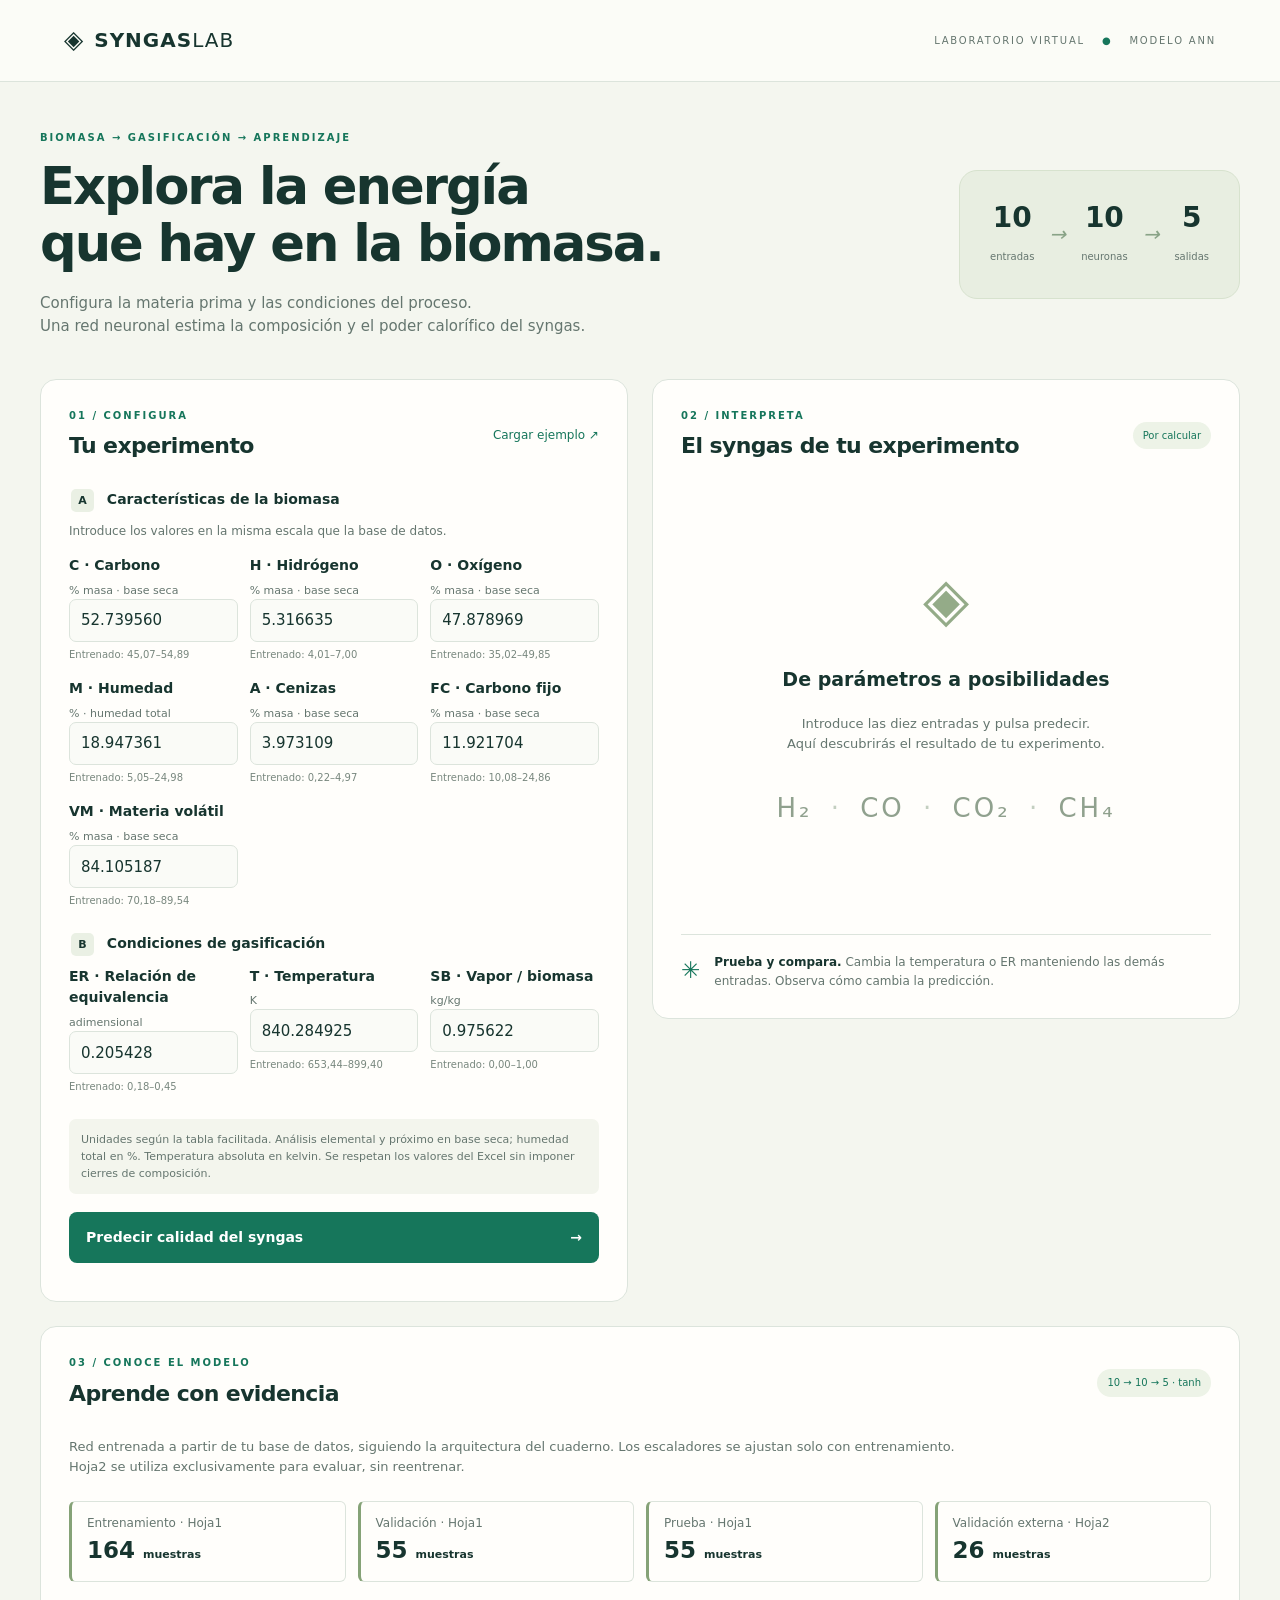
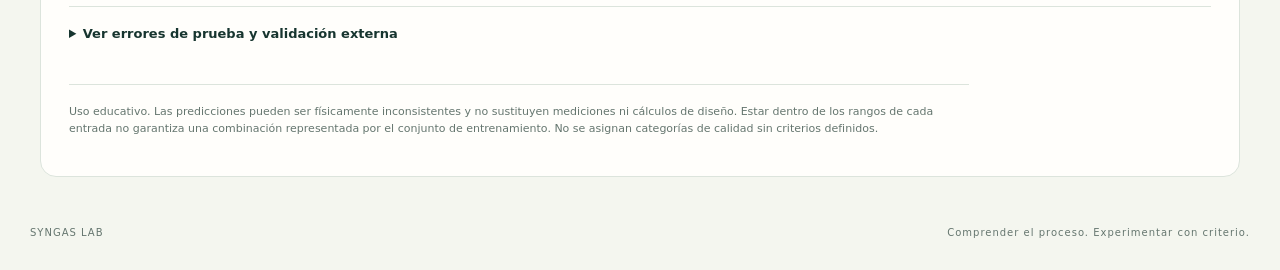
<file: syngas/web/index.html>
<!doctype html>
<html lang="es"><head><meta charset="utf-8"><meta name="viewport" content="width=device-width,initial-scale=1"><title>Syngas Lab · Laboratorio de predicción</title><link rel="stylesheet" href="styles.css"><script defer src="model.js"></script><script defer src="app.js"></script></head>
<body><header><a class="brand" href="#">◈ <span>SYNGAS<span class="light">LAB</span></span></a><span class="header-note">LABORATORIO VIRTUAL <span class="dot">●</span> MODELO ANN</span></header>
<main><section class="intro"><div><p class="eyebrow">BIOMASA → GASIFICACIÓN → APRENDIZAJE</p><h1>Explora la energía<br>que hay en la biomasa.</h1><p class="lead">Configura la materia prima y las condiciones del proceso.<br>Una red neuronal estima la composición y el poder calorífico del syngas.</p></div><div class="network" aria-hidden="true"><span>10<br><small>entradas</small></span><i>→</i><span>10<br><small>neuronas</small></span><i>→</i><span>5<br><small>salidas</small></span></div></section>
<div class="workspace"><section class="panel inputs"><div class="section-heading"><div><p class="eyebrow">01 / CONFIGURA</p><h2>Tu experimento</h2></div><button class="text-button" id="example" type="button">Cargar ejemplo ↗</button></div><form id="prediction-form"><fieldset><legend><span class="step">A</span> Características de la biomasa</legend><p class="hint">Introduce los valores en la misma escala que la base de datos.</p><div id="biomass-fields" class="field-grid"></div></fieldset><fieldset><legend><span class="step">B</span> Condiciones de gasificación</legend><div id="process-fields" class="field-grid"></div></fieldset><div class="unit-note">Unidades según la tabla facilitada. Análisis elemental y próximo en base seca; humedad total en %. Temperatura absoluta en kelvin. Se respetan los valores del Excel sin imponer cierres de composición.</div><button class="primary" type="submit">Predecir calidad del syngas <span>→</span></button><p id="form-error" role="alert"></p></form></section>
<section class="panel results"><div class="section-heading"><div><p class="eyebrow">02 / INTERPRETA</p><h2>El syngas de tu experimento</h2></div><span id="status" class="badge">Por calcular</span></div><div id="empty" class="empty"><div class="empty-icon">◈</div><h3>De parámetros a posibilidades</h3><p>Introduce las diez entradas y pulsa predecir.<br>Aquí descubrirás el resultado de tu experimento.</p><div class="empty-species">H₂ <span>·</span> CO <span>·</span> CO₂ <span>·</span> CH₄</div></div><div id="prediction" hidden><div id="warnings" role="status"></div><div class="energy"><p>PODER CALORÍFICO INFERIOR · LHV</p><div><strong id="lhv">—</strong><span>MJ/Nm³</span></div><small>Energía estimada por la red neuronal</small></div><h3 class="chart-title">Composición estimada <span>% vol. · base libre de N₂</span></h3><div id="gas-bars"></div><div class="ratio"><span>Relación H₂ / CO</span><strong id="ratio">—</strong></div><p class="interpretation">H₂, CO y CH₄ aportan energía al gas; CO₂ es un componente no combustible. Estas cuatro salidas no representan necesariamente la composición completa.</p><div class="result-actions"><button id="download" type="button">↓ Descargar resultado</button><span id="freshness">Predicción calculada</span></div></div><div class="learning"><span>✳</span><p><strong>Prueba y compara.</strong> Cambia la temperatura o ER manteniendo las demás entradas. Observa cómo cambia la predicción.</p></div></section></div>
<section class="panel model-info"><div class="section-heading"><div><p class="eyebrow">03 / CONOCE EL MODELO</p><h2>Aprende con evidencia</h2></div><span class="badge">10 → 10 → 5 · tanh</span></div><p>Red entrenada a partir de tu base de datos, siguiendo la arquitectura del cuaderno. Los escaladores se ajustan solo con entrenamiento. Hoja2 se utiliza exclusivamente para evaluar, sin reentrenar.</p><div id="split" class="split"></div><details><summary>Ver errores de prueba y validación externa</summary><p class="hint">MAE y RMSE están en las unidades originales de cada salida. R es correlación, no porcentaje de acierto ni intervalo de confianza.</p><div class="table-scroll"><table><thead><tr><th>Salida</th><th>MAE · test</th><th>RMSE · test</th><th>R · test</th><th>MAE · externa</th><th>RMSE · externa</th><th>R · externa</th></tr></thead><tbody id="metrics"></tbody></table></div><p id="training-detail" class="hint"></p></details><p class="limitation">Uso educativo. Las predicciones pueden ser físicamente inconsistentes y no sustituyen mediciones ni cálculos de diseño. Estar dentro de los rangos de cada entrada no garantiza una combinación representada por el conjunto de entrenamiento. No se asignan categorías de calidad sin criterios definidos.</p></section></main><footer>SYNGAS LAB <span>Comprender el proceso. Experimentar con criterio.</span></footer></body></html>
</file>
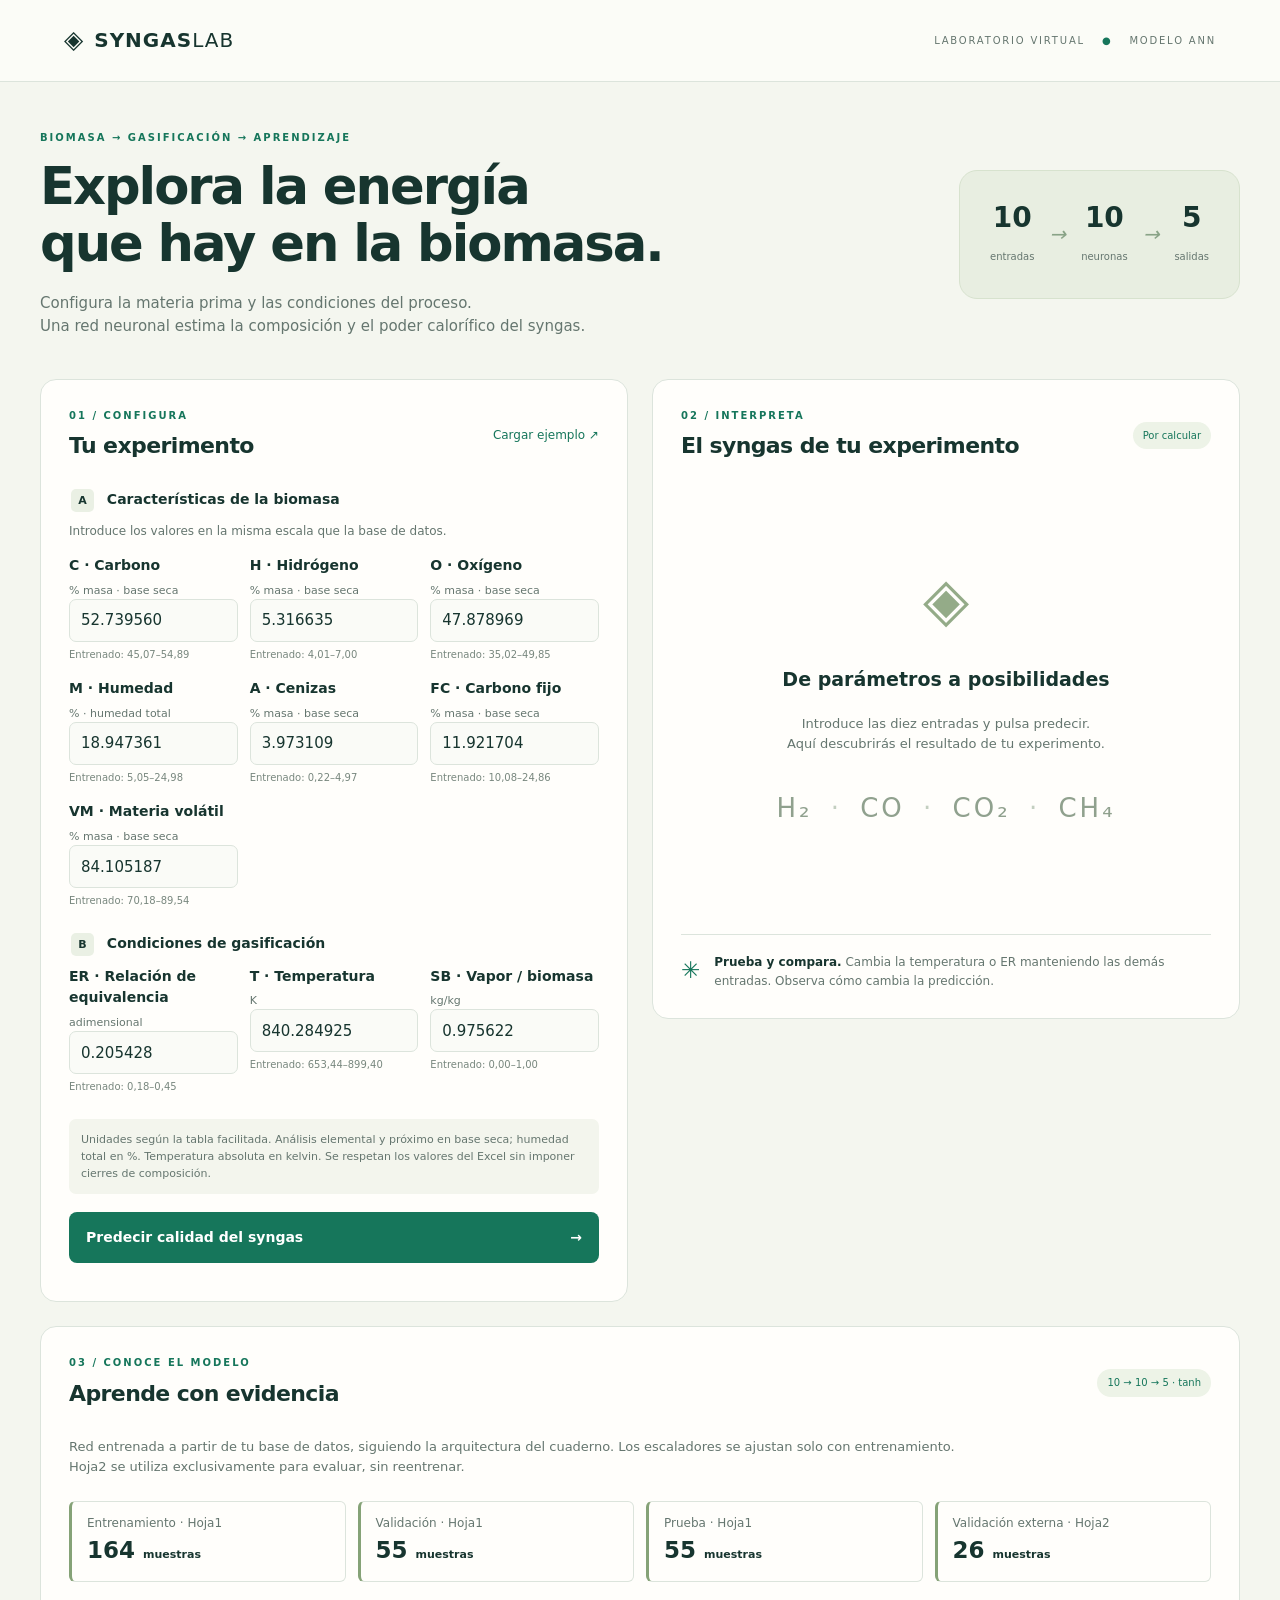
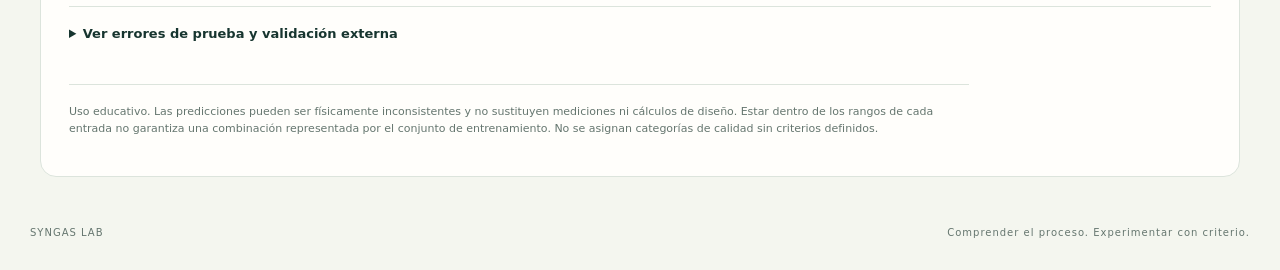
<file: syngas/Syngas_Lab.html>
<!doctype html>
<html lang="es"><head><meta charset="utf-8"><meta name="viewport" content="width=device-width,initial-scale=1"><title>Syngas Lab · Laboratorio de predicción</title><style>:root{--ink:#17352f;--muted:#65766f;--green:#16765b;--line:#dce4dc;--paper:#f4f6ef}*{box-sizing:border-box}body{margin:0;background:var(--paper);color:var(--ink);font:15px/1.55 system-ui,-apple-system,BlinkMacSystemFont,'Segoe UI',sans-serif}header{height:82px;border-bottom:1px solid var(--line);display:flex;align-items:center;justify-content:space-between;padding:0 5%;background:#fbfcf7}.brand{font-size:25px;font-weight:800;letter-spacing:-1px;text-decoration:none;color:var(--ink);display:flex;gap:12px;align-items:center}.brand>span{font-size:20px;letter-spacing:1px}.light{font-weight:400}.header-note{font-size:10px;letter-spacing:1.8px;color:var(--muted)}.dot{color:var(--green);padding:0 12px}main{max-width:1300px;margin:auto;padding:48px 40px}.intro{display:flex;justify-content:space-between;align-items:center;gap:30px;margin-bottom:40px}.eyebrow{font-size:10px;font-weight:750;letter-spacing:2px;color:var(--green);margin:0 0 12px}h1{font-size:clamp(34px,4vw,52px);font-weight:600;line-height:1.12;letter-spacing:-2px;margin:0 0 20px}.lead{color:var(--muted);font-size:15px;margin:0}.network{display:flex;align-items:center;gap:15px;padding:30px;background:#e8eee1;border:1px solid #d7e2ce;border-radius:18px}.network>span{font-size:28px;text-align:center;line-height:1.2;font-weight:600}.network small{font-size:10px;color:var(--muted);font-weight:400}.network i{font-size:20px;color:#89a387}.workspace{display:grid;grid-template-columns:1fr 1fr;gap:24px;align-items:start}.panel{background:#fffefb;border:1px solid var(--line);border-radius:16px;padding:28px}.section-heading{display:flex;align-items:center;justify-content:space-between;gap:15px;margin-bottom:26px}h2{font-size:22px;font-weight:600;letter-spacing:-.6px;margin:0}.section-heading .eyebrow{margin-bottom:6px}button{font:inherit;cursor:pointer;border-radius:8px;border:1px solid var(--line);background:white;color:var(--ink);padding:10px 14px}button:hover{background:#edf3e9}button:focus-visible,input:focus-visible,summary:focus-visible{outline:3px solid #9fbfac;outline-offset:3px}.text-button{padding:0;border:none;font-size:12px;background:none;color:var(--green);white-space:nowrap}fieldset{border:0;padding:0;margin:0 0 24px}legend{font-size:14px;font-weight:650;margin-bottom:10px}.step{display:inline-grid;place-items:center;width:23px;height:23px;background:#eaf0e4;border-radius:5px;font-size:11px;margin-right:8px}.hint{font-size:12px;color:var(--muted);margin:0 0 14px}.field-grid{display:grid;grid-template-columns:repeat(3,1fr);gap:16px 12px}label{font-size:11px;color:var(--muted);display:block}label strong{display:block;font-size:14px;color:var(--ink);margin-bottom:5px;font-weight:600}input{width:100%;height:43px;background:#fafbf7;border:1px solid var(--line);border-radius:7px;padding:9px 11px;font:15px system-ui;color:var(--ink)}.range{display:block;font-size:10px;margin-top:5px;color:#78877e}.unit-note{font-size:11px;background:#f3f5ed;padding:12px;border-radius:7px;color:var(--muted);margin-bottom:18px}.primary{width:100%;border:0;background:var(--green);color:white;font-size:14px;font-weight:600;padding:15px 17px;display:flex;justify-content:space-between}.primary:hover{background:#105b46}#form-error{color:#9b3426;font-size:12px;margin:10px 0 0}.badge{font-size:10px;background:#edf3e7;color:var(--green);padding:6px 10px;border-radius:30px;white-space:nowrap}.empty{text-align:center;padding:64px 5px 84px;color:var(--muted)}.empty-icon{font-size:60px;color:#94ab88}.empty h3{font-size:19px;color:var(--ink);font-weight:550}.empty p{font-size:13px}.empty-species{margin-top:34px;font-size:26px;letter-spacing:3px;color:#90a18e}.empty-species span{padding:0 7px;color:#c3cfc0}.learning{display:flex;gap:14px;border-top:1px solid var(--line);padding-top:18px;margin-top:22px}.learning>span{font-size:23px;color:var(--green)}.learning p{font-size:12px;color:var(--muted);margin:0}.learning strong{color:var(--ink)}.energy{background:var(--ink);color:#f6f8ef;padding:25px;border-radius:12px;margin-bottom:25px}.energy p{font-size:10px;letter-spacing:1.5px;margin:0 0 8px;color:#bdd5c8}.energy strong{font-size:50px;line-height:1.2;letter-spacing:-2px}.energy div{display:flex;gap:15px;align-items:baseline}.energy div span,.energy small{font-size:11px;color:#bdd5c8}.chart-title{font-size:14px;font-weight:600;display:flex;justify-content:space-between;gap:10px}.chart-title span{font-size:10px;color:var(--muted);font-weight:400}.gas-row{margin:15px 0}.gas-label{display:flex;justify-content:space-between;font-size:13px;margin-bottom:7px}.gas-label small{color:var(--muted);font-size:11px;margin-left:8px}.bar-track{height:9px;border-radius:6px;background:#edf0e8;overflow:hidden}.bar-fill{height:100%;border-radius:6px;background:var(--green);transition:width .3s}.ratio{display:flex;justify-content:space-between;background:#f3f5ed;padding:12px 15px;border-radius:8px;margin-top:23px;font-size:13px}.interpretation{font-size:12px;color:var(--muted)}.result-actions{display:flex;align-items:center;justify-content:space-between;gap:10px}.result-actions button{font-size:12px}.result-actions span{font-size:10px;color:var(--muted)}#warnings:not(:empty){padding:12px;background:#fff0d6;color:#88500e;font-size:12px;border-radius:8px;margin-bottom:16px}.model-info{margin-top:24px}.model-info>p{color:var(--muted);font-size:13px;max-width:900px}.split{display:flex;gap:12px;margin:24px 0}.split>div{flex:1;border:1px solid var(--line);border-left:3px solid #85a277;padding:12px 15px;border-radius:6px;font-size:12px;color:var(--muted)}.split strong{display:block;color:var(--ink);font-size:23px}.split small{font-size:11px}details{border-top:1px solid var(--line);padding:17px 0}summary{cursor:pointer;font-size:13px;font-weight:600;margin-bottom:12px}table{width:100%;border-collapse:collapse;font-size:12px}td,th{text-align:right;padding:11px 10px;border-bottom:1px solid var(--line);white-space:nowrap}td:first-child,th:first-child{text-align:left}th{color:var(--muted);font-weight:500}.table-scroll{overflow:auto}.limitation{border-top:1px solid var(--line);padding-top:18px;font-size:11px!important}footer{max-width:1220px;margin:0 auto;padding:0 0 30px;display:flex;justify-content:space-between;font-size:10px;letter-spacing:1px;color:var(--muted)}[hidden]{display:none!important}@media(max-width:950px){.network{display:none}.workspace{grid-template-columns:1fr}.empty{padding:35px 5px}.split{flex-wrap:wrap}.split>div{min-width:40%}main{padding:30px 20px}footer{padding:0 20px 25px}}@media(max-width:480px){header{height:65px}.header-note{display:none}.panel{padding:20px}.field-grid{grid-template-columns:repeat(2,1fr)}h1{letter-spacing:-1px}.section-heading{align-items:start}h2{font-size:19px}.chart-title{display:block}.chart-title span{display:block;margin-top:4px}footer span{display:none}}
</style></head>
<body><header><a class="brand" href="#">◈ <span>SYNGAS<span class="light">LAB</span></span></a><span class="header-note">LABORATORIO VIRTUAL <span class="dot">●</span> MODELO ANN</span></header>
<main><section class="intro"><div><p class="eyebrow">BIOMASA → GASIFICACIÓN → APRENDIZAJE</p><h1>Explora la energía<br>que hay en la biomasa.</h1><p class="lead">Configura la materia prima y las condiciones del proceso.<br>Una red neuronal estima la composición y el poder calorífico del syngas.</p></div><div class="network" aria-hidden="true"><span>10<br><small>entradas</small></span><i>→</i><span>10<br><small>neuronas</small></span><i>→</i><span>5<br><small>salidas</small></span></div></section>
<div class="workspace"><section class="panel inputs"><div class="section-heading"><div><p class="eyebrow">01 / CONFIGURA</p><h2>Tu experimento</h2></div><button class="text-button" id="example" type="button">Cargar ejemplo ↗</button></div><form id="prediction-form"><fieldset><legend><span class="step">A</span> Características de la biomasa</legend><p class="hint">Introduce los valores en la misma escala que la base de datos.</p><div id="biomass-fields" class="field-grid"></div></fieldset><fieldset><legend><span class="step">B</span> Condiciones de gasificación</legend><div id="process-fields" class="field-grid"></div></fieldset><div class="unit-note">Unidades según la tabla facilitada. Análisis elemental y próximo en base seca; humedad total en %. Temperatura absoluta en kelvin. Se respetan los valores del Excel sin imponer cierres de composición.</div><button class="primary" type="submit">Predecir calidad del syngas <span>→</span></button><p id="form-error" role="alert"></p></form></section>
<section class="panel results"><div class="section-heading"><div><p class="eyebrow">02 / INTERPRETA</p><h2>El syngas de tu experimento</h2></div><span id="status" class="badge">Por calcular</span></div><div id="empty" class="empty"><div class="empty-icon">◈</div><h3>De parámetros a posibilidades</h3><p>Introduce las diez entradas y pulsa predecir.<br>Aquí descubrirás el resultado de tu experimento.</p><div class="empty-species">H₂ <span>·</span> CO <span>·</span> CO₂ <span>·</span> CH₄</div></div><div id="prediction" hidden><div id="warnings" role="status"></div><div class="energy"><p>PODER CALORÍFICO INFERIOR · LHV</p><div><strong id="lhv">—</strong><span>MJ/Nm³</span></div><small>Energía estimada por la red neuronal</small></div><h3 class="chart-title">Composición estimada <span>% vol. · base libre de N₂</span></h3><div id="gas-bars"></div><div class="ratio"><span>Relación H₂ / CO</span><strong id="ratio">—</strong></div><p class="interpretation">H₂, CO y CH₄ aportan energía al gas; CO₂ es un componente no combustible. Estas cuatro salidas no representan necesariamente la composición completa.</p><div class="result-actions"><button id="download" type="button">↓ Descargar resultado</button><span id="freshness">Predicción calculada</span></div></div><div class="learning"><span>✳</span><p><strong>Prueba y compara.</strong> Cambia la temperatura o ER manteniendo las demás entradas. Observa cómo cambia la predicción.</p></div></section></div>
<section class="panel model-info"><div class="section-heading"><div><p class="eyebrow">03 / CONOCE EL MODELO</p><h2>Aprende con evidencia</h2></div><span class="badge">10 → 10 → 5 · tanh</span></div><p>Red entrenada a partir de tu base de datos, siguiendo la arquitectura del cuaderno. Los escaladores se ajustan solo con entrenamiento. Hoja2 se utiliza exclusivamente para evaluar, sin reentrenar.</p><div id="split" class="split"></div><details><summary>Ver errores de prueba y validación externa</summary><p class="hint">MAE y RMSE están en las unidades originales de cada salida. R es correlación, no porcentaje de acierto ni intervalo de confianza.</p><div class="table-scroll"><table><thead><tr><th>Salida</th><th>MAE · test</th><th>RMSE · test</th><th>R · test</th><th>MAE · externa</th><th>RMSE · externa</th><th>R · externa</th></tr></thead><tbody id="metrics"></tbody></table></div><p id="training-detail" class="hint"></p></details><p class="limitation">Uso educativo. Las predicciones pueden ser físicamente inconsistentes y no sustituyen mediciones ni cálculos de diseño. Estar dentro de los rangos de cada entrada no garantiza una combinación representada por el conjunto de entrenamiento. No se asignan categorías de calidad sin criterios definidos.</p></section></main><footer>SYNGAS LAB <span>Comprender el proceso. Experimentar con criterio.</span></footer><script>window.SYNGAS_MODEL = {"inputs": ["C", "H", "O", "Moisture", "Ash", "FC", "VM", "ER", "T", "SB"], "outputs": ["H2", "CO", "CO2", "CH4", "LHV"], "weights": [[[0.3199669420719147, 0.06825552880764008, -0.14321796596050262, 0.2613237202167511, -0.2860623598098755, 0.2113426774740219, 0.23302380740642548, -0.24495092034339905, -0.06374894082546234, 0.06830894947052002], [-0.38735049962997437, -0.24254783987998962, 0.3881210684776306, -0.16825413703918457, 0.06865917891263962, 0.4066627621650696, -0.6847079396247864, -0.3719950020313263, -0.2408563792705536, -0.2859124541282654], [-0.4447481036186218, 0.2752344310283661, 0.3433181047439575, -0.2520614266395569, 0.3602558374404907, -0.5250627994537354, -0.015086138620972633, -0.12353705614805222, -0.08146854490041733, -0.08757802844047546], [-0.27359795570373535, 0.13397423923015594, -0.22561100125312805, -0.2175135463476181, -0.18838132917881012, -0.39126548171043396, 0.281714528799057, -0.2423560470342636, -0.041669998317956924, 0.06729751825332642], [-0.5035277605056763, -0.07620749622583389, -0.013678687624633312, 0.07422054558992386, 0.4608129560947418, 0.042821235954761505, -0.09844839572906494, -0.319024920463562, -0.11285637319087982, 0.008970697410404682], [0.10456061363220215, 0.1633540391921997, -0.3036237955093384, -0.11942321062088013, 0.34917959570884705, 0.4389313757419586, -0.1075766459107399, -0.41166070103645325, -0.09729837626218796, -0.6771875619888306], [0.4053443670272827, -0.024574775248765945, -0.23363977670669556, 0.12952814996242523, 0.02057790569961071, 0.22231031954288483, -0.1708667278289795, -0.22571758925914764, 0.3331126272678375, 0.13540638983249664], [0.12094027549028397, 0.8667342066764832, 0.39008286595344543, -0.11529669910669327, -0.3147772252559662, -0.13065029680728912, 0.29059848189353943, 0.4273409843444824, -0.09936269372701645, 0.22655951976776123], [-0.14282165467739105, 0.07394679635763168, -0.6442737579345703, -0.20462360978126526, -0.209672212600708, -0.09077960252761841, -0.0061688353307545185, 0.2890614867210388, 0.32756495475769043, 0.020519711077213287], [0.13523869216442108, 0.14010334014892578, 0.000444131379481405, -0.5205384492874146, 0.5005353093147278, -0.4782550036907196, 0.500489354133606, -0.09169688075780869, -0.5868836045265198, -0.4216060936450958]], [0.06049162149429321, -0.16695940494537354, 0.04549158364534378, 0.05296049267053604, 0.13199718296527863, -0.017052946612238884, -0.00956224650144577, -0.16180090606212616, 0.17615388333797455, -0.23588579893112183], [[0.43552762269973755, 0.03929121047258377, 0.2410217970609665, 0.30220523476600647, 0.30062735080718994], [-0.3497709631919861, 0.5213377475738525, -0.20917609333992004, -0.5525379180908203, -0.133690744638443], [-0.35329610109329224, -0.013251392170786858, 0.016904639080166817, 0.1368466466665268, -0.22042091190814972], [-0.7566931843757629, 0.3923707604408264, 0.20981767773628235, -0.2701629400253296, 0.06202206015586853], [0.3564871549606323, 0.37624186277389526, 0.28487810492515564, 0.4707086682319641, 0.3383226692676544], [0.22460119426250458, 0.311521053314209, -0.6669434309005737, 0.4318712055683136, 0.19296666979789734], [-0.32479798793792725, -0.20972467958927155, 0.1724550575017929, 0.1500062495470047, -0.387133926153183], [-0.5714755058288574, -0.2889253497123718, -0.20880846679210663, -0.5519455671310425, -0.3889385163784027], [-0.18232443928718567, 0.8809926509857178, 0.06523767113685608, 0.5411245226860046, 0.3027857542037964], [0.5159565210342407, -0.469969779253006, -0.3518159091472626, -0.22220608592033386, -0.28335559368133545]], [0.08160749822854996, 0.06419763714075089, 0.10693548619747162, 0.07462576776742935, 0.10870242118835449]], "xMin": [45.07314456293015, 4.011682439143398, 35.02491061512201, 5.054145473515743, 0.2216005997103638, 10.08144751193051, 70.17692058250864, 0.1844501941609624, 653.4443388235126, 0.001233062511908134], "xMax": [54.89133002683606, 6.996485832864415, 49.8473460380731, 24.97659274667317, 4.968908111100046, 24.86214648326683, 89.54497147769496, 0.4487999308881596, 899.3950093157293, 0.9997653369143439], "yMin": [3.826594129643, 7.450204916558081, 6.501173654463351, 0.09499633714373659, 2.203211830318768], "yMax": [22.81479562247602, 24.14930564339405, 18.94785780821288, 3.524969113450564, 6.041518340659668], "examples": [{"C": 52.73956048555964, "H": 5.316635319256157, "O": 47.87896879867074, "Moisture": 18.94736058118728, "Ash": 3.973108665329378, "FC": 11.92170449013319, "VM": 84.10518684453743, "ER": 0.2054278839296654, "T": 840.2849254975882, "SB": 0.9756223516367559}, {"C": 46.29921505335471, "H": 5.427114778677801, "O": 38.40364023576326, "Moisture": 18.39627989365021, "Ash": 1.699359878633797, "FC": 22.48389702092802, "VM": 75.81674310043819, "ER": 0.2980310180955293, "T": 825.0662755005623, "SB": 0.8326781960578374}, {"C": 53.04764357496802, "H": 5.162435137090523, "O": 39.32492155895366, "Moisture": 18.64991007949951, "Ash": 3.977237012010264, "FC": 19.97276284888048, "VM": 76.05000013910926, "ER": 0.2177331705745136, "T": 651.8405674377514, "SB": 0.1999082024751083}], "epochs": 400, "counts": {"train": 164, "validation": 55, "test": 55, "external": 26}, "metrics": {"test": {"H2": {"mae": 1.0680296193047594, "rmse": 1.3051251234801144, "r": 0.9163915362514028}, "CO": {"mae": 1.1687450535867219, "rmse": 1.402518983179248, "r": 0.9176295486996078}, "CO2": {"mae": 0.7247357172672713, "rmse": 0.9482888633688416, "r": 0.9565190336594132}, "CH4": {"mae": 0.3890701218713965, "rmse": 0.5064011429285115, "r": 0.7802766501320839}, "LHV": {"mae": 0.3090344082936156, "rmse": 0.380737557975888, "r": 0.8715375698871407}}, "external": {"H2": {"mae": 1.0782542822422165, "rmse": 1.2704906324091445, "r": 0.9375114134849427}, "CO": {"mae": 1.0649181974198567, "rmse": 1.3072315279452016, "r": 0.944175423606908}, "CO2": {"mae": 0.6230061707246761, "rmse": 0.9404896067772425, "r": 0.9585642989285866}, "CH4": {"mae": 0.39907969556931844, "rmse": 0.5119431421318166, "r": 0.8630466734098322}, "LHV": {"mae": 0.31101706381197497, "rmse": 0.3575538855270329, "r": 0.9311740721277633}}}, "sha256": "f3810815863ddc663ee17947ee4c37ed40502edebd7d4c0cfd5b8a8b87ac2d29", "history": {"loss": [0.44173580408096313, 0.31195980310440063, 0.22047698497772217, 0.16153442859649658, 0.12592826783657074, 0.10438945889472961, 0.09033539146184921, 0.08097618073225021, 0.074394591152668, 0.06962554901838303, 0.06572621315717697, 0.06282306462526321, 0.06026116758584976, 0.058278247714042664, 0.05628851428627968, 0.05464770272374153, 0.05305579677224159, 0.05138631537556648, 0.049992240965366364, 0.04853212833404541, 0.04704715311527252, 0.04585203155875206, 0.04455823451280594, 0.04335908964276314, 0.04218694195151329, 0.04121538624167442, 0.040038589388132095, 0.03899511322379112, 0.037993334233760834, 0.03705062344670296, 0.036163561046123505, 0.03518371284008026, 0.03443593531847, 0.03357117623090744, 0.03271208703517914, 0.03197662532329559, 0.03125392645597458, 0.030605696141719818, 0.029878083616495132, 0.029233267530798912, 0.02867031656205654, 0.027941403910517693, 0.027348872274160385, 0.026789577677845955, 0.026267239823937416, 0.02569313533604145, 0.02517589181661606, 0.024675121530890465, 0.02420816943049431, 0.023792678490281105, 0.023348147049546242, 0.02286732755601406, 0.022519642487168312, 0.022059373557567596, 0.0216476209461689, 0.021367721259593964, 0.02085447683930397, 0.020540453493595123, 0.020218687132000923, 0.019846610724925995, 0.019469378516077995, 0.019140299409627914, 0.018837131559848785, 0.0184928085654974, 0.018180618062615395, 0.017879268154501915, 0.017555328086018562, 0.01733235828578472, 0.01705511100590229, 0.016751550137996674, 0.016555309295654297, 0.016205882653594017, 0.01593182422220707, 0.015673015266656876, 0.015413820743560791, 0.015190710313618183, 0.014928385615348816, 0.014742682687938213, 0.014471340924501419, 0.014273099601268768, 0.014099730178713799, 0.013803569599986076, 0.013591387309134007, 0.013400977477431297, 0.013144555501639843, 0.012997573241591454, 0.012796629220247269, 0.012587472796440125, 0.012411357834935188, 0.012221154756844044, 0.012038354761898518, 0.011882543563842773, 0.011674510315060616, 0.01153753325343132, 0.011352192610502243, 0.011207718402147293, 0.011038514785468578, 0.010926896706223488, 0.0107292914763093, 0.010582576505839825, 0.0104753402993083, 0.010334247723221779, 0.010241460055112839, 0.010118578560650349, 0.009982818737626076, 0.00987664982676506, 0.00984369870275259, 0.009692124091088772, 0.009600951336324215, 0.009536824189126492, 0.009445798583328724, 0.00925771240144968, 0.009192882105708122, 0.009121902287006378, 0.009101291187107563, 0.008998901583254337, 0.00892364140599966, 0.008844569325447083, 0.008777543902397156, 0.00871746614575386, 0.008842588402330875, 0.008682944811880589, 0.008538622409105301, 0.008569583296775818, 0.008480380289256573, 0.008335196413099766, 0.008430254645645618, 0.008300093933939934, 0.00824926607310772, 0.008207499980926514, 0.00819817092269659, 0.008190491236746311, 0.008103232830762863, 0.008170269429683685, 0.008032609708607197, 0.008011048659682274, 0.008002198301255703, 0.007960304617881775, 0.007930202409625053, 0.007892305962741375, 0.007923885248601437, 0.007777716964483261, 0.007822598330676556, 0.007800765335559845, 0.007772949989885092, 0.0077169910073280334, 0.007728054653853178, 0.007711472455412149, 0.007658262271434069, 0.007659707684069872, 0.007626164238899946, 0.007639107760041952, 0.007660249248147011, 0.00757448049262166, 0.007542962674051523, 0.007544578053057194, 0.007539392914623022, 0.007636303082108498, 0.007559590041637421, 0.007500205654650927, 0.00747260358184576, 0.007479627151042223, 0.007440907880663872, 0.007468135561794043, 0.007424438837915659, 0.007391776889562607, 0.007399751804769039, 0.007362658157944679, 0.0073405164293944836, 0.007412143051624298, 0.007332859095185995, 0.007340223994106054, 0.007300510071218014, 0.007274921517819166, 0.007299912627786398, 0.007427698001265526, 0.00719641475006938, 0.007438956294208765, 0.007219830062240362, 0.007246875204145908, 0.007307035382837057, 0.007224959786981344, 0.00721919909119606, 0.007189803756773472, 0.007196312770247459, 0.007177318911999464, 0.007131118793040514, 0.007139116525650024, 0.007155760191380978, 0.007160418666899204, 0.0071042985655367374, 0.007100539747625589, 0.007140054367482662, 0.0071074278093874454, 0.007081868592649698, 0.007073173299431801, 0.00705381203442812, 0.007130213547497988, 0.007060487288981676, 0.007167058065533638, 0.007101825904101133, 0.007016276475042105, 0.007003612816333771, 0.007000358309596777, 0.006964604835957289, 0.007007128559052944, 0.007028825581073761, 0.007008668035268784, 0.007096074055880308, 0.00694268848747015, 0.00697603402659297, 0.006931657437235117, 0.006973275449126959, 0.007049394305795431, 0.006920157466083765, 0.007068423088639975, 0.0069704181514680386, 0.007010567467659712, 0.007005113642662764, 0.006853769533336163, 0.006876525469124317, 0.006871150806546211, 0.006855353247374296, 0.006953774485737085, 0.00693416828289628, 0.006852835416793823, 0.006847781594842672, 0.006795428227633238, 0.006817901972681284, 0.006807985715568066, 0.006839375011622906, 0.006788288708776236, 0.006838098634034395, 0.0068792193196713924, 0.006731340195983648, 0.006720466073602438, 0.006871884688735008, 0.00673799030482769, 0.006772694177925587, 0.006727572064846754, 0.006710394751280546, 0.006756594404578209, 0.006741838529706001, 0.00679869344457984, 0.006690260022878647, 0.006698700599372387, 0.006762800272554159, 0.006689342670142651, 0.006774100475013256, 0.0067673614248633385, 0.006655563600361347, 0.006707424763590097, 0.0066535682417452335, 0.006673899479210377, 0.006621500942856073, 0.006662169471383095, 0.006617455743253231, 0.006691437680274248, 0.006598424632102251, 0.006578352302312851, 0.006594156846404076, 0.0066361138597130775, 0.0065666669979691505, 0.006640151608735323, 0.006818264722824097, 0.006606744602322578, 0.0065575167536735535, 0.006655336357653141, 0.006593410391360521, 0.006572464480996132, 0.006546115502715111, 0.006533835548907518, 0.006510058417916298, 0.006549314130097628, 0.006543527822941542, 0.0065605719573795795, 0.006535468157380819, 0.006567414849996567, 0.006518200971186161, 0.00648384029045701, 0.006501288153231144, 0.00648835301399231, 0.006508223246783018, 0.006549001671373844, 0.006498146336525679, 0.006448832340538502, 0.006563724484294653, 0.006501848343759775, 0.006441289559006691, 0.006499148905277252, 0.006456713192164898, 0.006439552176743746, 0.0064063542522490025, 0.006456241477280855, 0.006508923135697842, 0.006536176893860102, 0.006436236668378115, 0.006420440040528774, 0.006395271513611078, 0.006374035030603409, 0.0064380415715277195, 0.0064710392616689205, 0.00636804336681962, 0.006479261908680201, 0.006350534502416849, 0.006353764329105616, 0.006354029756039381, 0.006423179060220718, 0.006394349969923496, 0.006410424131900072, 0.006442942190915346, 0.006483898498117924, 0.006340875755995512, 0.00634914543479681, 0.006297443062067032, 0.006292205769568682, 0.006386602763086557, 0.006451589521020651, 0.006305207498371601, 0.006304566282778978, 0.006277384702116251, 0.006274675950407982, 0.006255538668483496, 0.006257310044020414, 0.006256545428186655, 0.006262945476919413, 0.0062401811592280865, 0.006243054289370775, 0.006197612266987562, 0.006403007078915834, 0.006530097220093012, 0.006255911663174629, 0.006201373878866434, 0.006245799362659454, 0.006224057171493769, 0.006205751560628414, 0.0061819241382181644, 0.006229093763977289, 0.006233022548258305, 0.006147562526166439, 0.006142298690974712, 0.006245689932256937, 0.00618160841986537, 0.006142129190266132, 0.006121811922639608, 0.006182677112519741, 0.006131886504590511, 0.006186408456414938, 0.006169266998767853, 0.006174725946038961, 0.006065341178327799, 0.006131269037723541, 0.0061326646246016026, 0.006264738272875547, 0.00611424446105957, 0.0061270734295248985, 0.006174765061587095, 0.006128207314759493, 0.006105365697294474, 0.006077751517295837, 0.006069215480238199, 0.006062360946089029, 0.006083076819777489, 0.006019501946866512, 0.006079633720219135, 0.005987383890897036, 0.00611069705337286, 0.0060347882099449635, 0.0061051868833601475, 0.006087075918912888, 0.006005717907100916, 0.006135399919003248, 0.006182651035487652, 0.006103490013629198, 0.006105940323323011, 0.006027338560670614, 0.005987758748233318, 0.005968268495053053, 0.005949636921286583, 0.006039015017449856, 0.005942302290350199, 0.005987247452139854, 0.006261494942009449, 0.005999304354190826, 0.005948925390839577, 0.00608281372115016, 0.006074157077819109, 0.00593175133690238, 0.0059973797760903835, 0.005917589645832777, 0.0058857714757323265, 0.005902271717786789, 0.005950071848928928, 0.0058983443304896355, 0.006015768274664879, 0.00596744567155838, 0.005867144092917442, 0.005951243452727795, 0.005942007526755333, 0.005880287848412991], "mae": [0.5318519473075867, 0.45039841532707214, 0.38024282455444336, 0.3259586989879608, 0.2872251570224762, 0.25947874784469604, 0.24021881818771362, 0.22648213803768158, 0.21603937447071075, 0.20850878953933716, 0.20246613025665283, 0.19815383851528168, 0.1942157745361328, 0.19119873642921448, 0.18813608586788177, 0.18534323573112488, 0.1829216629266739, 0.1802739053964615, 0.1779308021068573, 0.17511086165905, 0.17264136672019958, 0.1706123650074005, 0.16802801191806793, 0.16559194028377533, 0.16335253417491913, 0.16176360845565796, 0.1594475507736206, 0.15718798339366913, 0.15499882400035858, 0.15295276045799255, 0.15096169710159302, 0.14873778820037842, 0.14714159071445465, 0.14531736075878143, 0.14343398809432983, 0.14169687032699585, 0.13995608687400818, 0.13843576610088348, 0.13674889504909515, 0.13524982333183289, 0.13394787907600403, 0.13212580978870392, 0.13044273853302002, 0.12889567017555237, 0.12765508890151978, 0.12630783021450043, 0.12492994964122772, 0.12364263087511063, 0.1224319264292717, 0.12120109796524048, 0.12006381899118423, 0.11877527832984924, 0.11810377240180969, 0.11691607534885406, 0.11575666069984436, 0.11491284519433975, 0.11341530829668045, 0.11234612762928009, 0.11126133054494858, 0.1103162094950676, 0.10950399190187454, 0.10862066596746445, 0.10772719979286194, 0.1066572517156601, 0.10566400736570358, 0.10481374710798264, 0.10393789410591125, 0.10318951308727264, 0.10223996639251709, 0.10138103365898132, 0.10102784633636475, 0.0999261662364006, 0.09893116354942322, 0.09808287769556046, 0.0972924530506134, 0.09671199321746826, 0.09572846442461014, 0.09489987790584564, 0.09417823702096939, 0.09363482892513275, 0.09315553307533264, 0.09188356250524521, 0.09110060334205627, 0.0905158519744873, 0.0895078182220459, 0.08893705904483795, 0.08846943825483322, 0.08761082589626312, 0.08710011094808578, 0.08641126751899719, 0.08546075224876404, 0.08502080291509628, 0.08419326692819595, 0.08355052024126053, 0.08312231302261353, 0.08255506306886673, 0.08197115361690521, 0.08167336881160736, 0.08079765737056732, 0.07993980497121811, 0.07952984422445297, 0.07913229614496231, 0.07878410071134567, 0.07838960736989975, 0.0775875374674797, 0.07706025242805481, 0.07677261531352997, 0.07625481486320496, 0.07611165195703506, 0.0753786489367485, 0.07526063174009323, 0.07469256222248077, 0.07413288205862045, 0.07388599961996078, 0.0737539529800415, 0.07332880795001984, 0.07309814542531967, 0.07242898643016815, 0.07254448533058167, 0.0722462460398674, 0.07242264598608017, 0.07188626378774643, 0.07123299688100815, 0.07119202613830566, 0.07121005654335022, 0.07057126611471176, 0.07067710161209106, 0.0702277198433876, 0.07016336917877197, 0.0698639452457428, 0.06977967917919159, 0.07010120898485184, 0.06948040425777435, 0.06979835033416748, 0.06916511803865433, 0.06904906779527664, 0.06919509917497635, 0.06897098571062088, 0.0686282217502594, 0.06844527274370193, 0.06860516965389252, 0.06812886148691177, 0.06834176927804947, 0.0681406706571579, 0.06799418479204178, 0.06777223944664001, 0.06772235780954361, 0.06780514866113663, 0.06763137131929398, 0.0674196183681488, 0.06751997023820877, 0.06755845248699188, 0.0673116073012352, 0.06718337535858154, 0.06696508824825287, 0.06702354550361633, 0.06717617064714432, 0.06763909012079239, 0.0671587735414505, 0.06705351173877716, 0.0670420303940773, 0.0668812021613121, 0.06655309349298477, 0.06672702729701996, 0.06661964952945709, 0.06639304012060165, 0.06634561717510223, 0.06620704382658005, 0.06641428917646408, 0.06666699051856995, 0.06621913611888885, 0.06617950648069382, 0.06620941311120987, 0.06613699346780777, 0.0660582184791565, 0.06689644604921341, 0.06578872352838516, 0.0665912851691246, 0.06581682711839676, 0.06592030823230743, 0.06627863645553589, 0.06584137678146362, 0.06563227623701096, 0.06560201197862625, 0.06569936871528625, 0.0656018778681755, 0.06552520394325256, 0.06537289917469025, 0.06541984528303146, 0.06538573652505875, 0.06536170840263367, 0.0651601254940033, 0.06533254683017731, 0.0651974305510521, 0.06531968712806702, 0.06537000089883804, 0.06519289314746857, 0.06545153260231018, 0.06530921906232834, 0.06552647799253464, 0.0652068555355072, 0.06473784893751144, 0.06480206549167633, 0.0648089200258255, 0.06459153443574905, 0.06482507288455963, 0.06487425416707993, 0.06495769321918488, 0.06509781628847122, 0.06478209048509598, 0.06478851288557053, 0.06457695364952087, 0.06462859362363815, 0.06501425802707672, 0.0645069032907486, 0.06488727033138275, 0.06460173428058624, 0.06493182480335236, 0.0647914856672287, 0.06418564915657043, 0.06419903039932251, 0.06413701921701431, 0.06397609412670135, 0.0642247349023819, 0.06453617662191391, 0.06427479535341263, 0.06408542394638062, 0.06386856734752655, 0.06394276022911072, 0.06378216296434402, 0.06408437341451645, 0.06383778154850006, 0.06395003199577332, 0.06388840079307556, 0.06350595504045486, 0.06356503814458847, 0.06424960494041443, 0.06355699151754379, 0.06390713155269623, 0.06361430138349533, 0.06345230340957642, 0.06356998533010483, 0.06359528005123138, 0.06366489082574844, 0.0633656233549118, 0.06349977105855942, 0.06388185918331146, 0.06332622468471527, 0.06411269307136536, 0.06383518129587173, 0.06329406797885895, 0.06357620656490326, 0.0633283257484436, 0.0632239356637001, 0.06310920417308807, 0.06330152601003647, 0.06282112747430801, 0.06306706368923187, 0.06304292380809784, 0.06277061998844147, 0.06287913024425507, 0.06333763152360916, 0.06285038590431213, 0.06335394829511642, 0.06400769203901291, 0.06298783421516418, 0.0625530555844307, 0.06304482370615005, 0.06292359530925751, 0.06253214180469513, 0.0626666396856308, 0.062479350715875626, 0.062385156750679016, 0.06273875385522842, 0.06249615550041199, 0.06267166137695312, 0.06257093697786331, 0.06272699683904648, 0.062497708946466446, 0.0623498260974884, 0.06251220405101776, 0.06240088865160942, 0.06254049390554428, 0.06281008571386337, 0.06253448128700256, 0.06219335272908211, 0.06290591508150101, 0.062305886298418045, 0.06200822815299034, 0.062478262931108475, 0.06228523701429367, 0.06204890459775925, 0.06206679344177246, 0.062312666326761246, 0.06231924518942833, 0.06280089169740677, 0.0621703676879406, 0.062080495059490204, 0.06209903955459595, 0.0618523433804512, 0.061941321939229965, 0.0623924545943737, 0.06173176318407059, 0.062276873737573624, 0.061487097293138504, 0.06193231791257858, 0.06173674762248993, 0.06176199018955231, 0.061928730458021164, 0.06187790632247925, 0.06175142526626587, 0.06256991624832153, 0.06185212358832359, 0.06163543090224266, 0.06142091006040573, 0.06156656891107559, 0.06200864166021347, 0.06235659867525101, 0.06133795902132988, 0.06150525435805321, 0.061396338045597076, 0.06138411536812782, 0.061188098043203354, 0.06107654795050621, 0.061079345643520355, 0.06125766038894653, 0.060848671942949295, 0.061138398945331573, 0.06093999370932579, 0.06160258501768112, 0.062384262681007385, 0.06113286688923836, 0.06091812625527382, 0.061063818633556366, 0.06092534586787224, 0.06098276376724243, 0.0608217790722847, 0.06098010390996933, 0.060938626527786255, 0.0606175921857357, 0.06044716387987137, 0.061105720698833466, 0.060575440526008606, 0.06035592034459114, 0.0603332594037056, 0.06065204739570618, 0.060410644859075546, 0.06067206338047981, 0.060748543590307236, 0.06055370718240738, 0.059966079890728, 0.060689426958560944, 0.06089579313993454, 0.06113743782043457, 0.06044240668416023, 0.060822732746601105, 0.060987889766693115, 0.060662891715765, 0.0605214461684227, 0.060186270624399185, 0.060257766395807266, 0.06035769730806351, 0.060223858803510666, 0.06009224057197571, 0.06048721820116043, 0.06007895991206169, 0.060643889009952545, 0.06017278879880905, 0.060362182557582855, 0.06048862636089325, 0.05978424847126007, 0.060918062925338745, 0.061060406267642975, 0.060744401067495346, 0.0601600743830204, 0.06005005165934563, 0.05977743864059448, 0.059666767716407776, 0.05973958969116211, 0.06030211225152016, 0.059563059359788895, 0.05960128828883171, 0.06126095727086067, 0.05975542962551117, 0.05950691178441048, 0.0607256181538105, 0.06014104560017586, 0.05964592471718788, 0.05972038954496384, 0.05950364097952843, 0.059185709804296494, 0.05921858549118042, 0.05950744450092316, 0.05928449332714081, 0.060133352875709534, 0.05988609418272972, 0.059166546911001205, 0.059739042073488235, 0.059788431972265244, 0.05939846485853195], "val_loss": [0.40407752990722656, 0.28604331612586975, 0.2067651003599167, 0.15701179206371307, 0.12532925605773926, 0.10496573150157928, 0.09091287851333618, 0.08200161159038544, 0.07543546706438065, 0.0707504153251648, 0.06674829125404358, 0.06354355067014694, 0.06111717224121094, 0.058715563267469406, 0.0568799152970314, 0.05478241294622421, 0.05318579077720642, 0.05155128985643387, 0.05039281025528908, 0.04845541715621948, 0.04676908254623413, 0.045431144535541534, 0.04461660981178284, 0.043363627046346664, 0.0421319454908371, 0.04064710810780525, 0.03955445438623428, 0.038618411868810654, 0.0376841276884079, 0.036939069628715515, 0.035995692014694214, 0.03515127673745155, 0.03407800570130348, 0.0331675186753273, 0.03237557038664818, 0.031792595982551575, 0.031151190400123596, 0.030280515551567078, 0.02945302426815033, 0.02886047586798668, 0.028078796342015266, 0.02766432799398899, 0.02721313200891018, 0.026458529755473137, 0.025879060849547386, 0.025267137214541435, 0.02480374276638031, 0.024246392771601677, 0.023789141327142715, 0.02339041233062744, 0.02284376695752144, 0.022332387045025826, 0.021831024438142776, 0.0214872844517231, 0.021167416125535965, 0.020709633827209473, 0.020358504727482796, 0.02027454786002636, 0.020029516890645027, 0.019453393295407295, 0.018991613760590553, 0.018742039799690247, 0.018453996628522873, 0.018253421410918236, 0.017938289791345596, 0.01757807470858097, 0.01732487417757511, 0.017060745507478714, 0.01684538461267948, 0.016494523733854294, 0.01615450531244278, 0.015975061804056168, 0.01570630818605423, 0.015538395382463932, 0.015246093273162842, 0.01507046353071928, 0.014828477054834366, 0.014726041816174984, 0.014410496689379215, 0.01419378537684679, 0.014028787612915039, 0.013891559094190598, 0.013743160292506218, 0.013513612560927868, 0.01337389089167118, 0.013104216195642948, 0.012839560396969318, 0.012753643095493317, 0.012470184825360775, 0.012351241894066334, 0.012307947501540184, 0.012026173062622547, 0.011980784125626087, 0.011773611418902874, 0.011531585827469826, 0.011367232538759708, 0.011173799633979797, 0.011025099083781242, 0.010961680673062801, 0.010935102589428425, 0.010725637897849083, 0.010587416589260101, 0.010525684803724289, 0.01037327665835619, 0.010286005213856697, 0.010162691585719585, 0.010193121619522572, 0.009968239814043045, 0.009863199666142464, 0.009860590100288391, 0.009592955932021141, 0.00954487081617117, 0.00954179372638464, 0.00937722809612751, 0.009327943436801434, 0.009165458381175995, 0.009208450093865395, 0.009097828529775143, 0.0089487936347723, 0.00892437994480133, 0.008979186415672302, 0.00875142402946949, 0.008745314553380013, 0.008744061924517155, 0.008624005131423473, 0.008626474998891354, 0.008614770136773586, 0.008481871336698532, 0.008435682393610477, 0.008387763053178787, 0.008359920233488083, 0.008352772332727909, 0.008375405333936214, 0.008276418782770634, 0.008217048831284046, 0.008204778656363487, 0.008160460740327835, 0.008099737577140331, 0.008046752773225307, 0.008036615327000618, 0.008047375828027725, 0.007953210733830929, 0.00790249090641737, 0.00784413143992424, 0.0078092170879244804, 0.007838882505893707, 0.007817181758582592, 0.007742672227323055, 0.007758820429444313, 0.007726827636361122, 0.007681334391236305, 0.007646783720701933, 0.0077033936977386475, 0.00759897893294692, 0.00763836270198226, 0.007612753659486771, 0.007584193721413612, 0.007522590458393097, 0.007541170343756676, 0.007520764600485563, 0.007472498808056116, 0.0074831475503742695, 0.0074522839859128, 0.007427930366247892, 0.007424731273204088, 0.007373488042503595, 0.007437183987349272, 0.00736349169164896, 0.007353405002504587, 0.007409658282995224, 0.007334014866501093, 0.007377639878541231, 0.00729095283895731, 0.007257071323692799, 0.007221710868179798, 0.007174118421971798, 0.007278901990503073, 0.007273159455507994, 0.00715170381590724, 0.007114871870726347, 0.0071040610782802105, 0.0070921750739216805, 0.007016479969024658, 0.007013071794062853, 0.007023269310593605, 0.007010259199887514, 0.007032526191323996, 0.0070305513218045235, 0.0070611340925097466, 0.007033191155642271, 0.007020583841949701, 0.0070135993883013725, 0.006969031412154436, 0.006950808223336935, 0.006909670773893595, 0.006908216048032045, 0.006900246255099773, 0.006918317638337612, 0.006967044435441494, 0.006863093934953213, 0.006893333047628403, 0.006845455151051283, 0.006861272733658552, 0.006894065998494625, 0.006787409074604511, 0.006783097516745329, 0.006853644270449877, 0.006844851188361645, 0.006818258669227362, 0.00684400787577033, 0.006777665112167597, 0.006802293471992016, 0.0067544435150921345, 0.006844421848654747, 0.00684106070548296, 0.006742751691490412, 0.0068023931235075, 0.006770775653421879, 0.006772319786250591, 0.006711282301694155, 0.00672491081058979, 0.006681479513645172, 0.006643814500421286, 0.006651083938777447, 0.006712046451866627, 0.006617651786655188, 0.006634337827563286, 0.006613494362682104, 0.006621087901294231, 0.006621891167014837, 0.0067140208557248116, 0.006703863386064768, 0.006687197834253311, 0.006668583489954472, 0.006716586649417877, 0.006611079443246126, 0.006580270826816559, 0.006542233284562826, 0.006506461650133133, 0.0064911809749901295, 0.006484363693743944, 0.006528820842504501, 0.006492448505014181, 0.0065111503936350346, 0.006563826929777861, 0.0065244329161942005, 0.006479288451373577, 0.0066126612946391106, 0.006460444536060095, 0.006446072366088629, 0.006434302777051926, 0.006521035451442003, 0.006440211087465286, 0.006397635210305452, 0.006466962397098541, 0.00648464122787118, 0.0064276824705302715, 0.006429256405681372, 0.006432956550270319, 0.006378783844411373, 0.006350818555802107, 0.006411009468138218, 0.006392849609255791, 0.006367741618305445, 0.006378729362040758, 0.006338847801089287, 0.006352738011628389, 0.006392086856067181, 0.006408821791410446, 0.0063470532186329365, 0.006369853392243385, 0.006334580481052399, 0.006390225142240524, 0.006343184970319271, 0.006318390369415283, 0.006321726832538843, 0.006313540041446686, 0.006386112421751022, 0.0063353837467730045, 0.006337870378047228, 0.006363467779010534, 0.006342307198792696, 0.006308296229690313, 0.006354495417326689, 0.006238831207156181, 0.00623164139688015, 0.006258478853851557, 0.006286309100687504, 0.006219435483217239, 0.006214124150574207, 0.006237025838345289, 0.006178376264870167, 0.006228212267160416, 0.0061876471154391766, 0.006181234493851662, 0.006234400440007448, 0.006141680292785168, 0.006228527054190636, 0.006183285731822252, 0.006171257700771093, 0.006158262491226196, 0.006229868158698082, 0.006128404755145311, 0.00618732301518321, 0.006129993591457605, 0.00618283636868, 0.006144040729850531, 0.006155228707939386, 0.0062276748940348625, 0.006199246272444725, 0.006111296825110912, 0.0061500961892306805, 0.006176978815346956, 0.006113328505307436, 0.006145660299807787, 0.006108548492193222, 0.006115393713116646, 0.006110476795583963, 0.006109108682721853, 0.006066722329705954, 0.0060439337976276875, 0.005995674058794975, 0.0059860944747924805, 0.0059724352322518826, 0.005979462526738644, 0.005993150174617767, 0.0059427921660244465, 0.006044667214155197, 0.005944063887000084, 0.005980925168842077, 0.005999204237014055, 0.006018219981342554, 0.006001859437674284, 0.005925917532294989, 0.005940159782767296, 0.0058973743580281734, 0.0059297517873346806, 0.005897090770304203, 0.005921867676079273, 0.005913604982197285, 0.0059583126567304134, 0.005900472868233919, 0.005867274012416601, 0.005853036418557167, 0.005904706660658121, 0.005849405657500029, 0.005857551470398903, 0.005836734548211098, 0.005902356002479792, 0.005849612411111593, 0.005858903750777245, 0.005920391529798508, 0.005843500606715679, 0.005833076313138008, 0.005865553393959999, 0.005842526443302631, 0.005958395544439554, 0.0059171440079808235, 0.005908065475523472, 0.005842751357704401, 0.005924665834754705, 0.005833595525473356, 0.005777877755463123, 0.005781159270554781, 0.005807376466691494, 0.005777688231319189, 0.005749226082116365, 0.005774303339421749, 0.005789783783257008, 0.005771339405328035, 0.005762385670095682, 0.005765224806964397, 0.00579852145165205, 0.005715928506106138, 0.005715989973396063, 0.005712489597499371, 0.00564307626336813, 0.005714349914342165, 0.005715073551982641, 0.005725267808884382, 0.0056992401368916035, 0.005684892646968365, 0.0057159424759447575, 0.005676151253283024, 0.0057436455972492695, 0.005731675308197737, 0.005786767229437828, 0.005866131279617548, 0.005681108217686415, 0.005686962511390448, 0.0056413705460727215, 0.005639912094920874, 0.005606229417026043, 0.005646662320941687, 0.005617189221084118, 0.005633243825286627, 0.005589149426668882, 0.005610442254692316, 0.005552354734390974, 0.0056149945594370365], "val_mae": [0.5169966220855713, 0.4386718273162842, 0.37689924240112305, 0.32816213369369507, 0.2918432056903839, 0.2651183009147644, 0.24499668180942535, 0.2302112877368927, 0.21897965669631958, 0.2112785279750824, 0.20527347922325134, 0.20067204535007477, 0.19699262082576752, 0.19360700249671936, 0.19078300893306732, 0.1874730885028839, 0.18503069877624512, 0.1826314926147461, 0.18091008067131042, 0.17771552503108978, 0.17489349842071533, 0.17259742319583893, 0.17132353782653809, 0.1690259426832199, 0.16680575907230377, 0.1640118658542633, 0.16186028718948364, 0.1599622517824173, 0.15803372859954834, 0.15667463839054108, 0.15476642549037933, 0.1526784896850586, 0.15039436519145966, 0.1484026461839676, 0.1467057317495346, 0.1453045904636383, 0.1436830759048462, 0.14179886877536774, 0.139759823679924, 0.1383555680513382, 0.1364816278219223, 0.1352696567773819, 0.1338391900062561, 0.13202491402626038, 0.1305120438337326, 0.12895417213439941, 0.12772177159786224, 0.1262446790933609, 0.12486647069454193, 0.12364529073238373, 0.12222661077976227, 0.12088906019926071, 0.11963427811861038, 0.1185661032795906, 0.11754525452852249, 0.11637226492166519, 0.11505231261253357, 0.1145503968000412, 0.11384569853544235, 0.11247211694717407, 0.11114634573459625, 0.11033439636230469, 0.10949204117059708, 0.10879801213741302, 0.10785724222660065, 0.10683658719062805, 0.10604884475469589, 0.10519662499427795, 0.1045401319861412, 0.10353194922208786, 0.10250867158174515, 0.1017727479338646, 0.1010969877243042, 0.10075239837169647, 0.09978525340557098, 0.09918905794620514, 0.09832246601581573, 0.09794409573078156, 0.09713703393936157, 0.09637925773859024, 0.09592211246490479, 0.09523256123065948, 0.09491773694753647, 0.09432121366262436, 0.09359576553106308, 0.0928109884262085, 0.09199491143226624, 0.09163612872362137, 0.09060606360435486, 0.09020566195249557, 0.09005384147167206, 0.08932700753211975, 0.08893824368715286, 0.08847465366125107, 0.08753685653209686, 0.08696424961090088, 0.08641237765550613, 0.08565099537372589, 0.08525723218917847, 0.08506492525339127, 0.08441007882356644, 0.08378106355667114, 0.08321265876293182, 0.08335063606500626, 0.08263008296489716, 0.08240955322980881, 0.08191974461078644, 0.0817403569817543, 0.08096972107887268, 0.08024909347295761, 0.08010786771774292, 0.07944680005311966, 0.07900445908308029, 0.07873273640871048, 0.07820526510477066, 0.07806035131216049, 0.07733514904975891, 0.07691356539726257, 0.07696881890296936, 0.0763963907957077, 0.07563412934541702, 0.07605204731225967, 0.07520025968551636, 0.07496289908885956, 0.07532433420419693, 0.07426363974809647, 0.07392296940088272, 0.07412867248058319, 0.07349588721990585, 0.07323899865150452, 0.073221854865551, 0.07342925667762756, 0.07266256213188171, 0.0728546679019928, 0.07224060595035553, 0.0718543604016304, 0.0719674751162529, 0.07138536125421524, 0.07161722332239151, 0.07103270292282104, 0.07074852287769318, 0.0710802972316742, 0.0707973763346672, 0.0701427161693573, 0.07015448808670044, 0.06995366513729095, 0.06986282765865326, 0.06977620720863342, 0.06951942294836044, 0.0696401298046112, 0.0696585401892662, 0.06935855746269226, 0.06934820860624313, 0.06910364329814911, 0.06880419701337814, 0.06888799369335175, 0.06877084076404572, 0.06861333549022675, 0.0684410110116005, 0.06889283657073975, 0.06817648559808731, 0.06787977367639542, 0.06825876981019974, 0.06789267063140869, 0.06808865070343018, 0.06729338318109512, 0.06761790812015533, 0.06738513708114624, 0.06748147308826447, 0.06711060553789139, 0.0675501823425293, 0.06723091751337051, 0.0672476664185524, 0.06686966121196747, 0.06667224317789078, 0.06698650866746902, 0.0664459839463234, 0.06628777831792831, 0.06660335510969162, 0.0659889280796051, 0.06648445874452591, 0.06546596437692642, 0.06563953310251236, 0.06592129170894623, 0.06588444113731384, 0.06570377200841904, 0.06622875481843948, 0.06570146232843399, 0.06578493863344193, 0.06556347757577896, 0.06622924655675888, 0.06538292020559311, 0.0653778538107872, 0.06588380038738251, 0.06543540209531784, 0.06542330980300903, 0.06557036936283112, 0.06524060666561127, 0.06491265445947647, 0.06520550698041916, 0.06478698551654816, 0.06528209149837494, 0.0649477168917656, 0.06458813697099686, 0.06491010636091232, 0.06471295654773712, 0.06489894539117813, 0.06489841639995575, 0.06526333093643188, 0.06459632515907288, 0.06483063101768494, 0.06451036781072617, 0.06462771445512772, 0.06465752422809601, 0.06560294330120087, 0.06449396908283234, 0.06437801569700241, 0.06509258598089218, 0.06439516693353653, 0.06437376886606216, 0.06436000764369965, 0.06383880227804184, 0.06425313651561737, 0.0643145963549614, 0.06391622871160507, 0.06415022909641266, 0.06375517696142197, 0.06425066292285919, 0.0641740933060646, 0.06401893496513367, 0.06352623552083969, 0.06441715359687805, 0.06424672156572342, 0.06460560113191605, 0.06355097889900208, 0.06429263204336166, 0.06425901502370834, 0.06302966922521591, 0.06356217712163925, 0.06354622542858124, 0.06319279968738556, 0.0632733702659607, 0.06336706876754761, 0.06374117732048035, 0.06304319202899933, 0.0640111193060875, 0.0636012926697731, 0.06307526677846909, 0.06369736045598984, 0.06290946155786514, 0.06334857642650604, 0.06304547935724258, 0.06360802054405212, 0.06296578049659729, 0.06274102628231049, 0.0629836767911911, 0.06333371996879578, 0.06326375901699066, 0.06286585330963135, 0.06300985813140869, 0.06269195675849915, 0.06278886646032333, 0.06301365047693253, 0.06312602758407593, 0.06341583281755447, 0.06236207112669945, 0.06327451020479202, 0.06298482418060303, 0.0625375509262085, 0.0629054605960846, 0.0625031366944313, 0.06269845366477966, 0.06219249963760376, 0.0627068430185318, 0.06232098489999771, 0.06223903223872185, 0.06293822824954987, 0.06264820694923401, 0.06288880109786987, 0.06232873350381851, 0.06286703050136566, 0.06253275275230408, 0.06257922202348709, 0.06200743466615677, 0.06254346668720245, 0.06212770193815231, 0.06243705004453659, 0.0618717335164547, 0.06257893890142441, 0.06234364211559296, 0.06166662648320198, 0.06224287673830986, 0.06223961338400841, 0.062314700335264206, 0.06250695884227753, 0.06142036244273186, 0.06222319230437279, 0.061777353286743164, 0.06222052872180939, 0.06207648292183876, 0.062323253601789474, 0.0616326667368412, 0.061875924468040466, 0.06124665588140488, 0.061916790902614594, 0.06179901957511902, 0.06160479411482811, 0.06160924583673477, 0.06135383993387222, 0.062244001775979996, 0.061785053461790085, 0.06157529726624489, 0.06186056137084961, 0.061757832765579224, 0.061262909322977066, 0.06198817491531372, 0.06118904799222946, 0.06189475208520889, 0.060911405831575394, 0.06166454404592514, 0.061230339109897614, 0.06109704449772835, 0.060918208211660385, 0.061091337352991104, 0.06078699976205826, 0.060985177755355835, 0.06082763522863388, 0.06058291345834732, 0.061259739100933075, 0.060697317123413086, 0.0603082999587059, 0.06222345307469368, 0.06013255566358566, 0.06082283705472946, 0.06109044700860977, 0.06059756875038147, 0.060554273426532745, 0.06062996760010719, 0.060884665697813034, 0.06085466220974922, 0.05988560989499092, 0.060443006455898285, 0.060318730771541595, 0.060261890292167664, 0.0610109344124794, 0.06037507206201553, 0.060316167771816254, 0.0602562353014946, 0.06097361817955971, 0.06004564091563225, 0.060585152357816696, 0.06009304150938988, 0.06000222638249397, 0.06045560911297798, 0.060621123760938644, 0.05979663506150246, 0.06095701828598976, 0.06075507774949074, 0.06065617501735687, 0.06026262789964676, 0.060436055064201355, 0.06004277244210243, 0.06004303693771362, 0.05987054482102394, 0.06037439405918121, 0.059268638491630554, 0.060121770948171616, 0.06027613952755928, 0.06004219129681587, 0.05997223034501076, 0.06050710752606392, 0.05969648063182831, 0.06082462519407272, 0.05952683836221695, 0.06034833565354347, 0.05915946140885353, 0.059568945318460464, 0.05890928953886032, 0.06001082807779312, 0.05990045890212059, 0.05937296524643898, 0.05912456661462784, 0.05920365825295448, 0.05999823659658432, 0.058878093957901, 0.05944769084453583, 0.06082607060670853, 0.05889822915196419, 0.05979493632912636, 0.059067171066999435, 0.059485167264938354, 0.059080515056848526, 0.05915168300271034, 0.05954640731215477, 0.05905604362487793, 0.05845402553677559, 0.05961894243955612, 0.05920978635549545, 0.05875715613365173, 0.05913268029689789]}, "unitsConfirmed": true};
</script><script>'use strict';
const M=window.SYNGAS_MODEL;
const names={C:['Carbono','% masa · base seca'],H:['Hidrógeno','% masa · base seca'],O:['Oxígeno','% masa · base seca'],Moisture:['Humedad','% · humedad total'],Ash:['Cenizas','% masa · base seca'],FC:['Carbono fijo','% masa · base seca'],VM:['Materia volátil','% masa · base seca'],ER:['Relación de equivalencia','adimensional'],T:['Temperatura','K'],SB:['Vapor / biomasa','kg/kg']};
const outputNames={H2:'Hidrógeno',CO:'Monóxido de carbono',CO2:'Dióxido de carbono',CH4:'Metano',LHV:'Poder calorífico inferior'};
const symbols={H2:'H₂',CO:'CO',CO2:'CO₂',CH4:'CH₄'};
const fmt=(x,n=2)=>new Intl.NumberFormat('es',{maximumFractionDigits:n,minimumFractionDigits:n}).format(x);
let last=null,exampleIndex=0;
function predict(x){
 const z=x.map((v,i)=>(v-M.xMin[i])/(M.xMax[i]-M.xMin[i]));
 const [w,b,v,c]=M.weights;
 const h=b.map((bias,j)=>Math.tanh(bias+z.reduce((s,a,i)=>s+a*w[i][j],0)));
 return c.map((bias,k)=>(bias+h.reduce((s,a,j)=>s+a*v[j][k],0))*(M.yMax[k]-M.yMin[k])+M.yMin[k]);
}
window.predictSyngas=predict;
M.inputs.forEach((key,i)=>{
 const label=document.createElement('label');label.htmlFor=key;
 label.innerHTML=`<strong>${key==='Moisture'?'M':key==='Ash'?'A':key} · ${names[key][0]}</strong>${names[key][1]}<input id="${key}" name="${key}" type="number" step="any" required min="0" aria-describedby="range-${key}"><span class="range" id="range-${key}">Entrenado: ${fmt(M.xMin[i])}–${fmt(M.xMax[i])}</span>`;
 document.querySelector(i<7?'#biomass-fields':'#process-fields').append(label);
});
function loadExample(){const row=M.examples[exampleIndex++%M.examples.length];M.inputs.forEach(k=>document.getElementById(k).value=row[k].toFixed(6));markDirty();}
function markDirty(){if(last){document.getElementById('freshness').textContent='Entradas modificadas: vuelve a predecir';document.getElementById('status').textContent='Recalcular';document.getElementById('download').disabled=true;}}
document.getElementById('example').addEventListener('click',loadExample);
document.getElementById('prediction-form').addEventListener('input',markDirty);
document.getElementById('prediction-form').addEventListener('submit',event=>{
 event.preventDefault();const error=document.getElementById('form-error');error.textContent='';
 const x=M.inputs.map(k=>Number(document.getElementById(k).value));
 if(x.some(v=>!Number.isFinite(v)||v<0)||x[8]<=0){error.textContent='Introduce valores finitos y no negativos. La temperatura absoluta debe ser mayor que cero.';return;}
 if(x.slice(0,7).some(v=>v>100)){error.textContent='Los porcentajes de cada entrada deben estar entre 0 y 100.';return;}
 const y=predict(x);if(y.some(v=>!Number.isFinite(v))){error.textContent='No se pudo calcular: revisa las entradas.';return;}
 const outside=M.inputs.filter((_,i)=>x[i]<M.xMin[i]||x[i]>M.xMax[i]);
 const warnings=[];
 if(outside.length)warnings.push(`Fuera del rango de entrenamiento: ${outside.join(', ')}. Es una extrapolación; interpreta el resultado con especial cautela.`);
 if(y.some(v=>v<0)||y.slice(0,4).some(v=>v>100)||y.slice(0,4).reduce((a,b)=>a+b,0)>100)warnings.push('La red produjo valores físicamente inconsistentes. Se muestran sin recortar ni normalizar.');
 document.getElementById('warnings').textContent=warnings.join(' ');
 document.getElementById('empty').hidden=true;document.getElementById('prediction').hidden=false;
 document.getElementById('status').textContent=outside.length?'Extrapolación':'Predicción calculada';
 document.getElementById('lhv').textContent=fmt(y[4]);
 document.getElementById('gas-bars').innerHTML=y.slice(0,4).map((value,i)=>`<div class="gas-row"><div class="gas-label"><span><strong>${symbols[M.outputs[i]]}</strong><small>${outputNames[M.outputs[i]]}</small></span><strong>${fmt(value)} % vol.</strong></div><div class="bar-track"><div class="bar-fill" style="width:${Math.max(0,Math.min(100,value))}%;background:${['#237f62','#83a665','#b2bda6','#c99a4d'][i]}"></div></div></div>`).join('');
 document.getElementById('ratio').textContent=y[1]>0?fmt(y[0]/y[1]):'No definida';
 document.getElementById('freshness').textContent='Resultados de las entradas actuales';document.getElementById('download').disabled=false;
 last={inputs:Object.fromEntries(M.inputs.map((k,i)=>[k,x[i]])),predictions:Object.fromEntries(M.outputs.map((k,i)=>[k,y[i]])),units:{inputs:Object.fromEntries(M.inputs.map(k=>[k,names[k][1]])),outputs:{H2:'vol.% (base libre de N2)',CO:'vol.% (base libre de N2)',CO2:'vol.% (base libre de N2)',CH4:'vol.% (base libre de N2)',LHV:'MJ/Nm³'}},warnings,model:{architecture:'10-10-5 tanh/linear',datasetSha256:M.sha256},calculatedAt:new Date().toISOString()};
});
document.getElementById('download').addEventListener('click',()=>{if(!last)return;const url=URL.createObjectURL(new Blob([JSON.stringify(last,null,2)],{type:'application/json'}));const a=document.createElement('a');a.href=url;a.download='experimento-syngas.json';a.click();setTimeout(()=>URL.revokeObjectURL(url),1000);});
const labels={train:'Entrenamiento · Hoja1',validation:'Validación · Hoja1',test:'Prueba · Hoja1',external:'Validación externa · Hoja2'};
document.getElementById('split').innerHTML=Object.entries(M.counts).map(([k,v])=>`<div>${labels[k]}<strong>${v} <small>muestras</small></strong></div>`).join('');
document.getElementById('metrics').innerHTML=M.outputs.map(k=>`<tr><td>${symbols[k]||k}</td>${['test','external'].map(set=>['mae','rmse','r'].map(metric=>`<td>${fmt(M.metrics[set][k][metric],3)}</td>`).join('')).join('')}</tr>`).join('');
document.getElementById('training-detail').textContent=`${M.epochs} épocas ejecutadas · Adam · lote 16 · paciencia 30 · semilla 42. Arquitectura del cuaderno; modelo reentrenado con los datos adjuntos, no pesos recuperados de su ejecución original.`;
loadExample();
</script></body></html>
</file>
<file: syngas/web/styles.css>
:root{--ink:#17352f;--muted:#65766f;--green:#16765b;--line:#dce4dc;--paper:#f4f6ef}*{box-sizing:border-box}body{margin:0;background:var(--paper);color:var(--ink);font:15px/1.55 system-ui,-apple-system,BlinkMacSystemFont,'Segoe UI',sans-serif}header{height:82px;border-bottom:1px solid var(--line);display:flex;align-items:center;justify-content:space-between;padding:0 5%;background:#fbfcf7}.brand{font-size:25px;font-weight:800;letter-spacing:-1px;text-decoration:none;color:var(--ink);display:flex;gap:12px;align-items:center}.brand>span{font-size:20px;letter-spacing:1px}.light{font-weight:400}.header-note{font-size:10px;letter-spacing:1.8px;color:var(--muted)}.dot{color:var(--green);padding:0 12px}main{max-width:1300px;margin:auto;padding:48px 40px}.intro{display:flex;justify-content:space-between;align-items:center;gap:30px;margin-bottom:40px}.eyebrow{font-size:10px;font-weight:750;letter-spacing:2px;color:var(--green);margin:0 0 12px}h1{font-size:clamp(34px,4vw,52px);font-weight:600;line-height:1.12;letter-spacing:-2px;margin:0 0 20px}.lead{color:var(--muted);font-size:15px;margin:0}.network{display:flex;align-items:center;gap:15px;padding:30px;background:#e8eee1;border:1px solid #d7e2ce;border-radius:18px}.network>span{font-size:28px;text-align:center;line-height:1.2;font-weight:600}.network small{font-size:10px;color:var(--muted);font-weight:400}.network i{font-size:20px;color:#89a387}.workspace{display:grid;grid-template-columns:1fr 1fr;gap:24px;align-items:start}.panel{background:#fffefb;border:1px solid var(--line);border-radius:16px;padding:28px}.section-heading{display:flex;align-items:center;justify-content:space-between;gap:15px;margin-bottom:26px}h2{font-size:22px;font-weight:600;letter-spacing:-.6px;margin:0}.section-heading .eyebrow{margin-bottom:6px}button{font:inherit;cursor:pointer;border-radius:8px;border:1px solid var(--line);background:white;color:var(--ink);padding:10px 14px}button:hover{background:#edf3e9}button:focus-visible,input:focus-visible,summary:focus-visible{outline:3px solid #9fbfac;outline-offset:3px}.text-button{padding:0;border:none;font-size:12px;background:none;color:var(--green);white-space:nowrap}fieldset{border:0;padding:0;margin:0 0 24px}legend{font-size:14px;font-weight:650;margin-bottom:10px}.step{display:inline-grid;place-items:center;width:23px;height:23px;background:#eaf0e4;border-radius:5px;font-size:11px;margin-right:8px}.hint{font-size:12px;color:var(--muted);margin:0 0 14px}.field-grid{display:grid;grid-template-columns:repeat(3,1fr);gap:16px 12px}label{font-size:11px;color:var(--muted);display:block}label strong{display:block;font-size:14px;color:var(--ink);margin-bottom:5px;font-weight:600}input{width:100%;height:43px;background:#fafbf7;border:1px solid var(--line);border-radius:7px;padding:9px 11px;font:15px system-ui;color:var(--ink)}.range{display:block;font-size:10px;margin-top:5px;color:#78877e}.unit-note{font-size:11px;background:#f3f5ed;padding:12px;border-radius:7px;color:var(--muted);margin-bottom:18px}.primary{width:100%;border:0;background:var(--green);color:white;font-size:14px;font-weight:600;padding:15px 17px;display:flex;justify-content:space-between}.primary:hover{background:#105b46}#form-error{color:#9b3426;font-size:12px;margin:10px 0 0}.badge{font-size:10px;background:#edf3e7;color:var(--green);padding:6px 10px;border-radius:30px;white-space:nowrap}.empty{text-align:center;padding:64px 5px 84px;color:var(--muted)}.empty-icon{font-size:60px;color:#94ab88}.empty h3{font-size:19px;color:var(--ink);font-weight:550}.empty p{font-size:13px}.empty-species{margin-top:34px;font-size:26px;letter-spacing:3px;color:#90a18e}.empty-species span{padding:0 7px;color:#c3cfc0}.learning{display:flex;gap:14px;border-top:1px solid var(--line);padding-top:18px;margin-top:22px}.learning>span{font-size:23px;color:var(--green)}.learning p{font-size:12px;color:var(--muted);margin:0}.learning strong{color:var(--ink)}.energy{background:var(--ink);color:#f6f8ef;padding:25px;border-radius:12px;margin-bottom:25px}.energy p{font-size:10px;letter-spacing:1.5px;margin:0 0 8px;color:#bdd5c8}.energy strong{font-size:50px;line-height:1.2;letter-spacing:-2px}.energy div{display:flex;gap:15px;align-items:baseline}.energy div span,.energy small{font-size:11px;color:#bdd5c8}.chart-title{font-size:14px;font-weight:600;display:flex;justify-content:space-between;gap:10px}.chart-title span{font-size:10px;color:var(--muted);font-weight:400}.gas-row{margin:15px 0}.gas-label{display:flex;justify-content:space-between;font-size:13px;margin-bottom:7px}.gas-label small{color:var(--muted);font-size:11px;margin-left:8px}.bar-track{height:9px;border-radius:6px;background:#edf0e8;overflow:hidden}.bar-fill{height:100%;border-radius:6px;background:var(--green);transition:width .3s}.ratio{display:flex;justify-content:space-between;background:#f3f5ed;padding:12px 15px;border-radius:8px;margin-top:23px;font-size:13px}.interpretation{font-size:12px;color:var(--muted)}.result-actions{display:flex;align-items:center;justify-content:space-between;gap:10px}.result-actions button{font-size:12px}.result-actions span{font-size:10px;color:var(--muted)}#warnings:not(:empty){padding:12px;background:#fff0d6;color:#88500e;font-size:12px;border-radius:8px;margin-bottom:16px}.model-info{margin-top:24px}.model-info>p{color:var(--muted);font-size:13px;max-width:900px}.split{display:flex;gap:12px;margin:24px 0}.split>div{flex:1;border:1px solid var(--line);border-left:3px solid #85a277;padding:12px 15px;border-radius:6px;font-size:12px;color:var(--muted)}.split strong{display:block;color:var(--ink);font-size:23px}.split small{font-size:11px}details{border-top:1px solid var(--line);padding:17px 0}summary{cursor:pointer;font-size:13px;font-weight:600;margin-bottom:12px}table{width:100%;border-collapse:collapse;font-size:12px}td,th{text-align:right;padding:11px 10px;border-bottom:1px solid var(--line);white-space:nowrap}td:first-child,th:first-child{text-align:left}th{color:var(--muted);font-weight:500}.table-scroll{overflow:auto}.limitation{border-top:1px solid var(--line);padding-top:18px;font-size:11px!important}footer{max-width:1220px;margin:0 auto;padding:0 0 30px;display:flex;justify-content:space-between;font-size:10px;letter-spacing:1px;color:var(--muted)}[hidden]{display:none!important}@media(max-width:950px){.network{display:none}.workspace{grid-template-columns:1fr}.empty{padding:35px 5px}.split{flex-wrap:wrap}.split>div{min-width:40%}main{padding:30px 20px}footer{padding:0 20px 25px}}@media(max-width:480px){header{height:65px}.header-note{display:none}.panel{padding:20px}.field-grid{grid-template-columns:repeat(2,1fr)}h1{letter-spacing:-1px}.section-heading{align-items:start}h2{font-size:19px}.chart-title{display:block}.chart-title span{display:block;margin-top:4px}footer span{display:none}}
</file>
